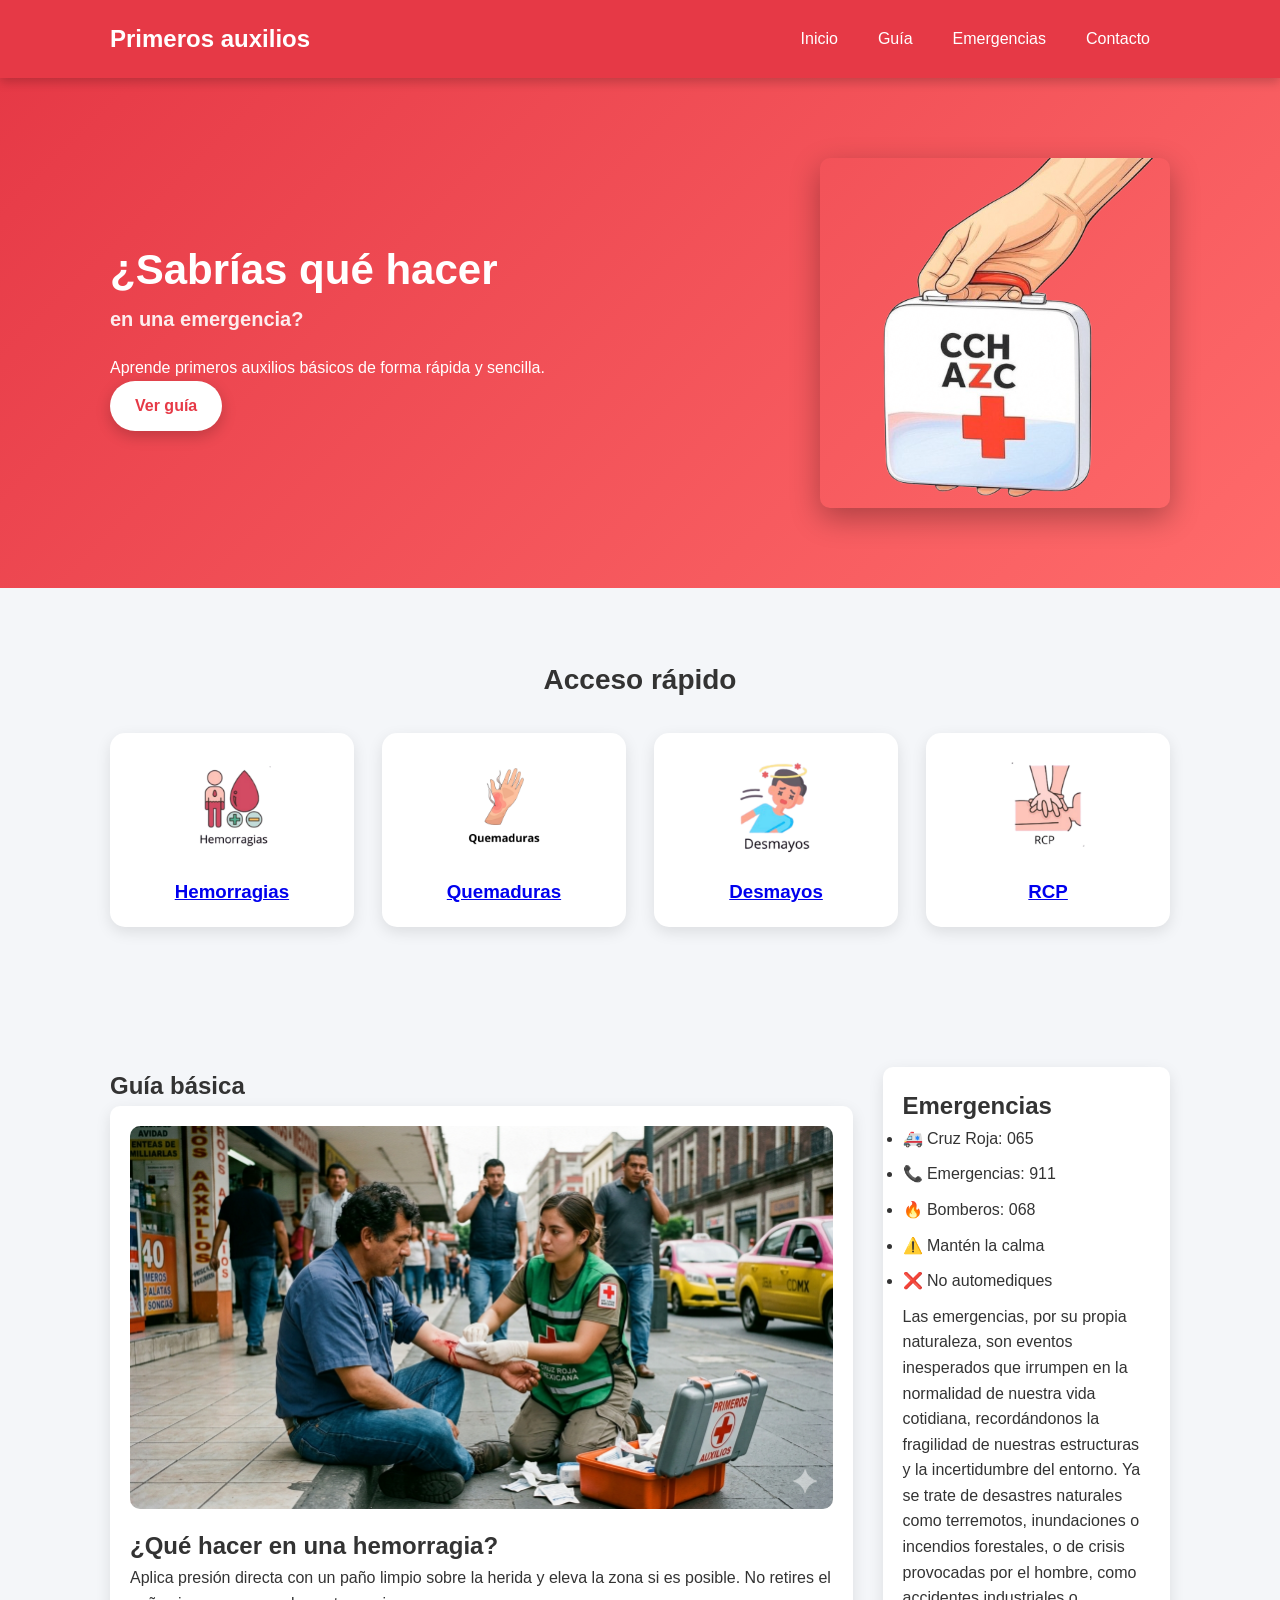
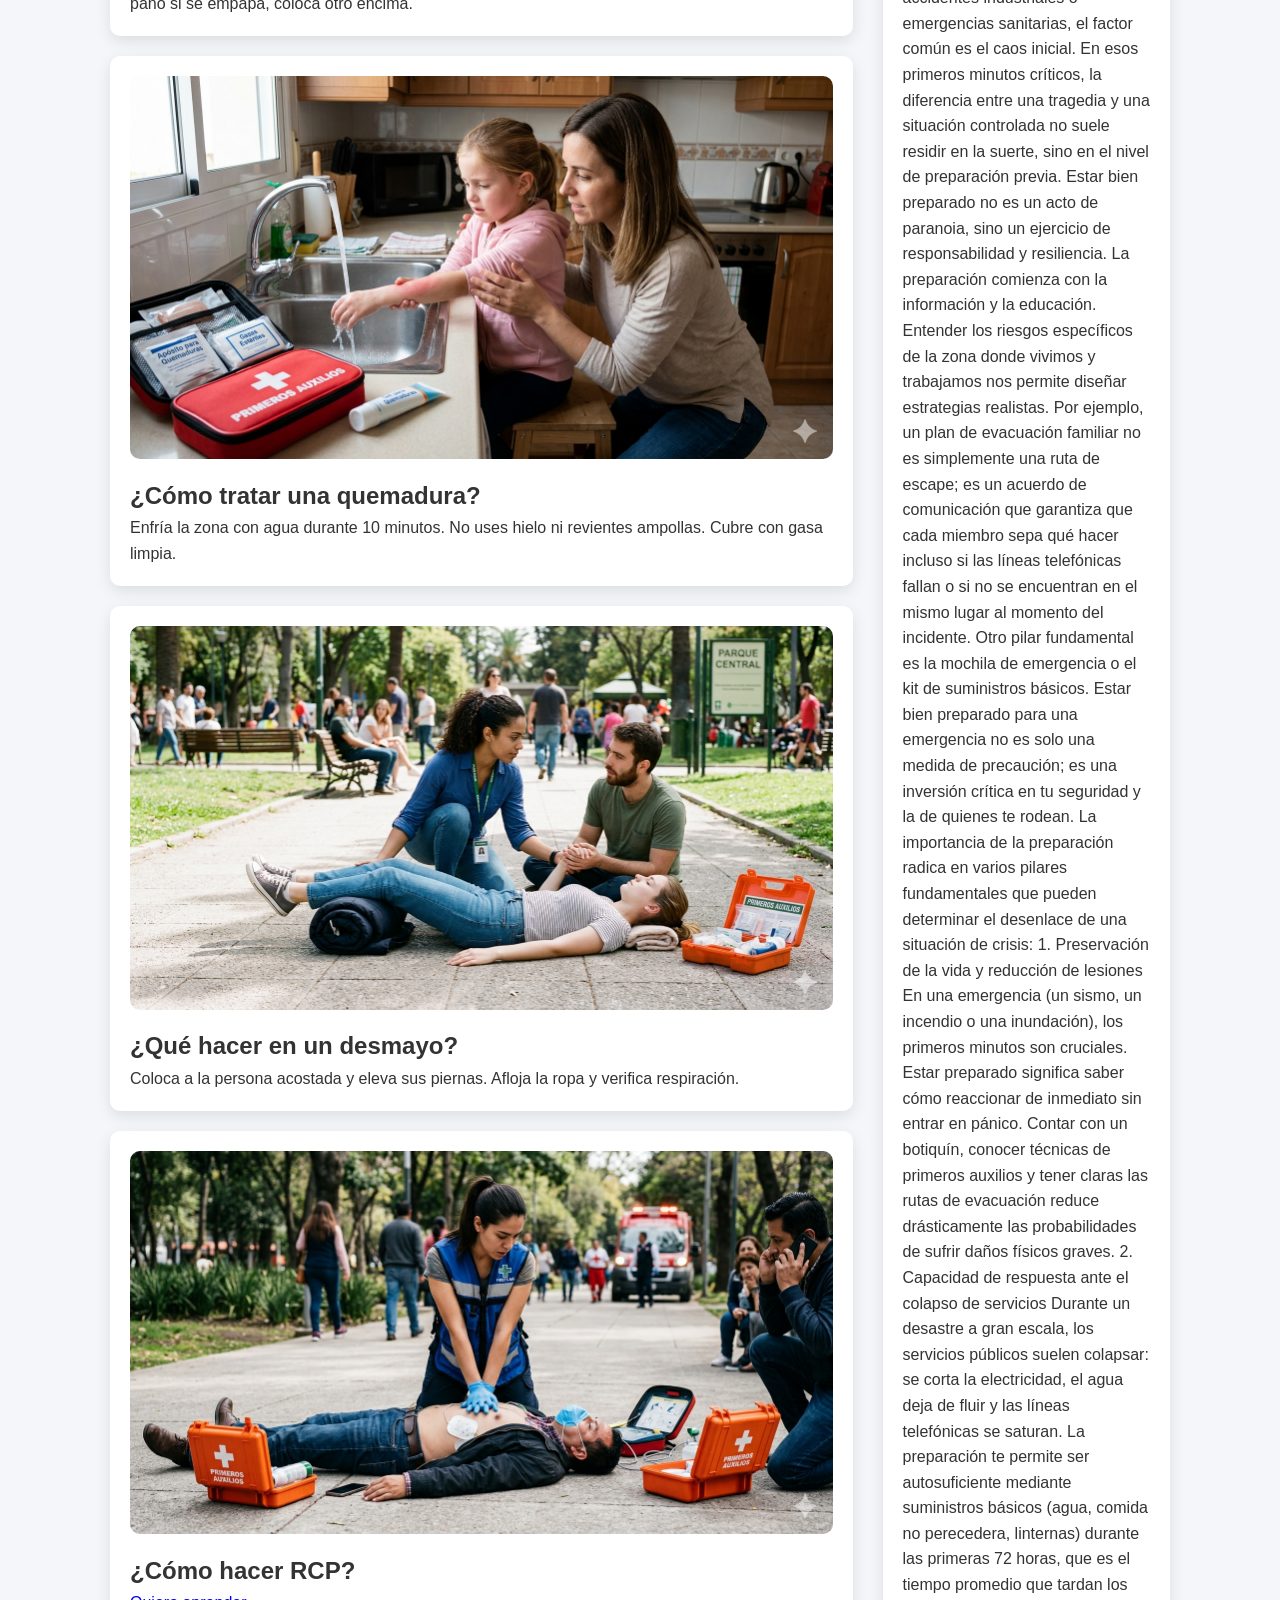
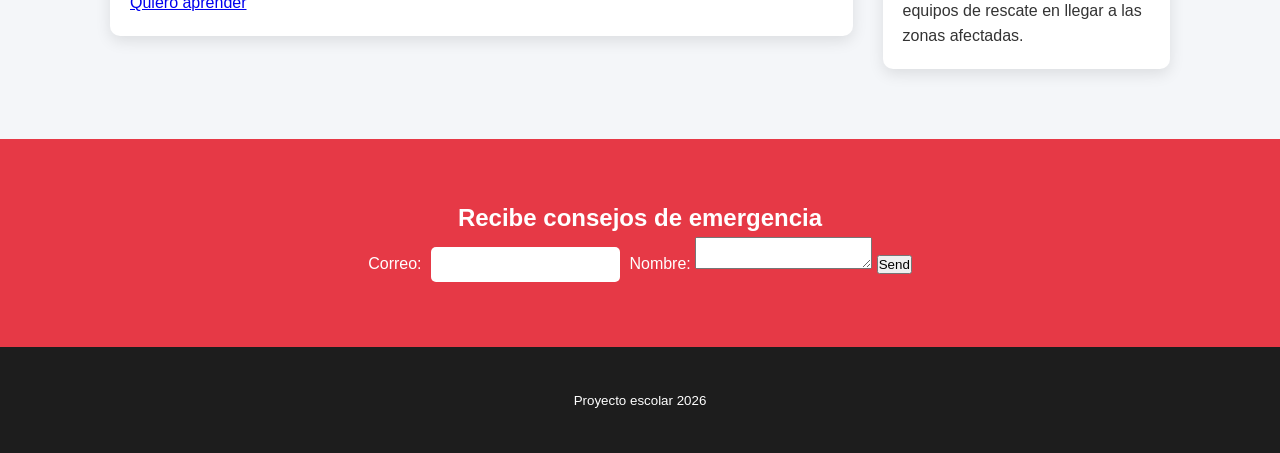
<file: index.html>
<!DOCTYPE html>
<html lang="es">
<head> 
	<meta charset="UTF-8">
	<title>Primeros Auxilios Escolares</title>
    <link rel="stylesheet" href="estilo (final) 2.css">
</head>
<body>

<header class="encabezado">
 	<div class="contenedor">
 		<h2 class="logo">Primeros auxilios</h2>
 		<nav>
 			<ul>
 				<li><a href="#guía">Inicio</a></li>
 				<li><a href="manual_primeros_auxilios.pdf">Guía</a></li>
 				<li><a href="https://www.gob.mx/911/articulos/que-es-una-emergencia-como-saber-cuando-llamar-al-9-1-1-911emergencias?idiom=es">Emergencias</a></li>
 				<li><a href="https://www.instagram.com/ally_villaa?igsh=MWNqN2c4NTAzaW1uYg%3D%3D&utm_source=qr">Contacto</a></li>
 			</ul>
 		</nav>
 	</div>
</header>

<!-- PRESENTACIÓN -->
<div class="presentacion">
 	<div class="contenedor">
 		<div class="introduccion-presentacion">
 			<h1>¿Sabrías qué hacer <br><span>en una emergencia?</span></h1>
 			<p>Aprende primeros auxilios básicos de forma rápida y sencilla.</p>
 			<a href="https://www.unirioja.es/servicios/sprl/pdf/manual_primeros_auxilios.pdf" class="aprender-mas">Ver guía</a>

 		</div>
 		<img src="azc.png" alt="emergencia">
 	</div>
</div> 

<!-- ACCESO RÁPIDO -->
<section class="acceso-rapido" id="guía">
 	<div class="contenedor">
 		<h2>Acceso rápido</h2>
        <ul>
<figure>
  <a href="hemorragia.html">
    <img src="icono1.jpeg">
    <figcaption><h3>Hemorragias</h3></figcaption>
  </a>
</figure>
 			<figure>
 				<a href="quemaduras.html">
                <img src="icono2.jpeg">
 				<figcaption><h3>Quemaduras</h3></figcaption>
                </a>
 			</figure>
 			<figure>
 				<a href="desmayos.html">
                <img src="icono3.jpg">
 				<figcaption><h3>Desmayos</h3></figcaption>
                </a>
 			</figure>
 			<figure>
 				<a href="rcp.html">
                <img src="icono4.jpeg">
 				<figcaption><h3>RCP</h3></figcaption>
                </a>
 			</figure>
        </ul>
 	</div>
</section>  

<!-- CONTENIDO -->
<div class="bloque-contenido">
 	<div class="contenedor">

 		
        <main class="articulos">
            <h2>Guía básica</h2>

            <article>
                <img src="Hemorragia.png">
                <h1>¿Qué hacer en una hemorragia?</h1>
                <p>Aplica presión directa con un paño limpio sobre la herida y eleva la zona si es posible. No retires el paño si se empapa, coloca otro encima.</p>
            </article>

            <article>
                <img src="Quemaduras.png">
                <h1>¿Cómo tratar una quemadura?</h1>
                <p>Enfría la zona con agua durante 10 minutos. No uses hielo ni revientes ampollas. Cubre con gasa limpia.</p>
            </article>

            <article>
                <img src="Desmayos2.png">
                <h1>¿Qué hacer en un desmayo?</h1>
                <p>Coloca a la persona acostada y eleva sus piernas. Afloja la ropa y verifica respiración.</p>
            </article>

            <article>
                <img src="Rcp.png">
                <h1>¿Cómo hacer RCP?</h1>
              <a href="https://www.gob.mx/cms/uploads/attachment/file/732475/ReanimacionCardiopulmonar_compressed.pdf">Quiero aprender</a>
            </article>


        </main>

        <aside class="complementario">
         <h2>Emergencias</h2>
         <ul>
            <li>🚑 Cruz Roja: 065</li>
            <li>📞 Emergencias: 911</li>
            <li>🔥 Bomberos: 068</li>
            <li>⚠️ Mantén la calma</li>
            <li>❌ No automediques</li>
         </ul>
         <p>
             Las emergencias, por su propia naturaleza, son eventos inesperados que irrumpen en la normalidad de nuestra vida cotidiana, recordándonos la fragilidad de nuestras estructuras y la incertidumbre del entorno. Ya se trate de desastres naturales como terremotos, inundaciones o incendios forestales, o de crisis provocadas por el hombre, como accidentes industriales o emergencias sanitarias, el factor común es el caos inicial. En esos primeros minutos críticos, la diferencia entre una tragedia y una situación controlada no suele residir en la suerte, sino en el nivel de preparación previa. 
Estar bien preparado no es un acto de paranoia, sino un ejercicio de responsabilidad y resiliencia. La preparación comienza con la información y la educación. Entender los riesgos específicos de la zona donde vivimos y trabajamos nos permite diseñar estrategias realistas. Por ejemplo, un plan de evacuación familiar no es simplemente una ruta de escape; es un acuerdo de comunicación que garantiza que cada miembro sepa qué hacer incluso si las líneas telefónicas fallan o si no se encuentran en el mismo lugar al momento del incidente. 
Otro pilar fundamental es la mochila de emergencia o el kit de suministros básicos. 
Estar bien preparado para una emergencia no es solo una medida de precaución; es una inversión crítica en tu seguridad y la de quienes te rodean. La importancia de la preparación radica en varios pilares fundamentales que pueden determinar el desenlace de una situación de crisis:
1. Preservación de la vida y reducción de lesiones
En una emergencia (un sismo, un incendio o una inundación), los primeros minutos son cruciales. Estar preparado significa saber cómo reaccionar de inmediato sin entrar en pánico. Contar con un botiquín, conocer técnicas de primeros auxilios y tener claras las rutas de evacuación reduce drásticamente las probabilidades de sufrir daños físicos graves.
2. Capacidad de respuesta ante el colapso de servicios
Durante un desastre a gran escala, los servicios públicos suelen colapsar: se corta la electricidad, el agua deja de fluir y las líneas telefónicas se saturan. La preparación te permite ser autosuficiente mediante suministros básicos (agua, comida no perecedera, linternas) durante las primeras 72 horas, que es el tiempo promedio que tardan los equipos de rescate en llegar a las zonas afectadas.

        </aside>

     </div>
</div> 

<!-- FORMULARIO -->
<section class="suscripcion">
    <div class="contenedor">
        <h2>Recibe consejos de emergencia</h2>
     <form
  action="https://formspree.io/f/xzdwjgpn"
  method="POST"
>
  <label>
    Correo:
    <input type="email" name="email">
  </label>
  <label>
    Nombre:
    <textarea name="message"></textarea>
  </label>
  <!-- your other form fields go here -->
  <button type="submit">Send</button>
</form>
    </div>
</section>

<!-- FOOTER -->
<footer class="piedepagina">
    <div class="contenedor">
        <small>Proyecto escolar 2026</small>
    </div>
</footer>

</body>
</html>
</file>
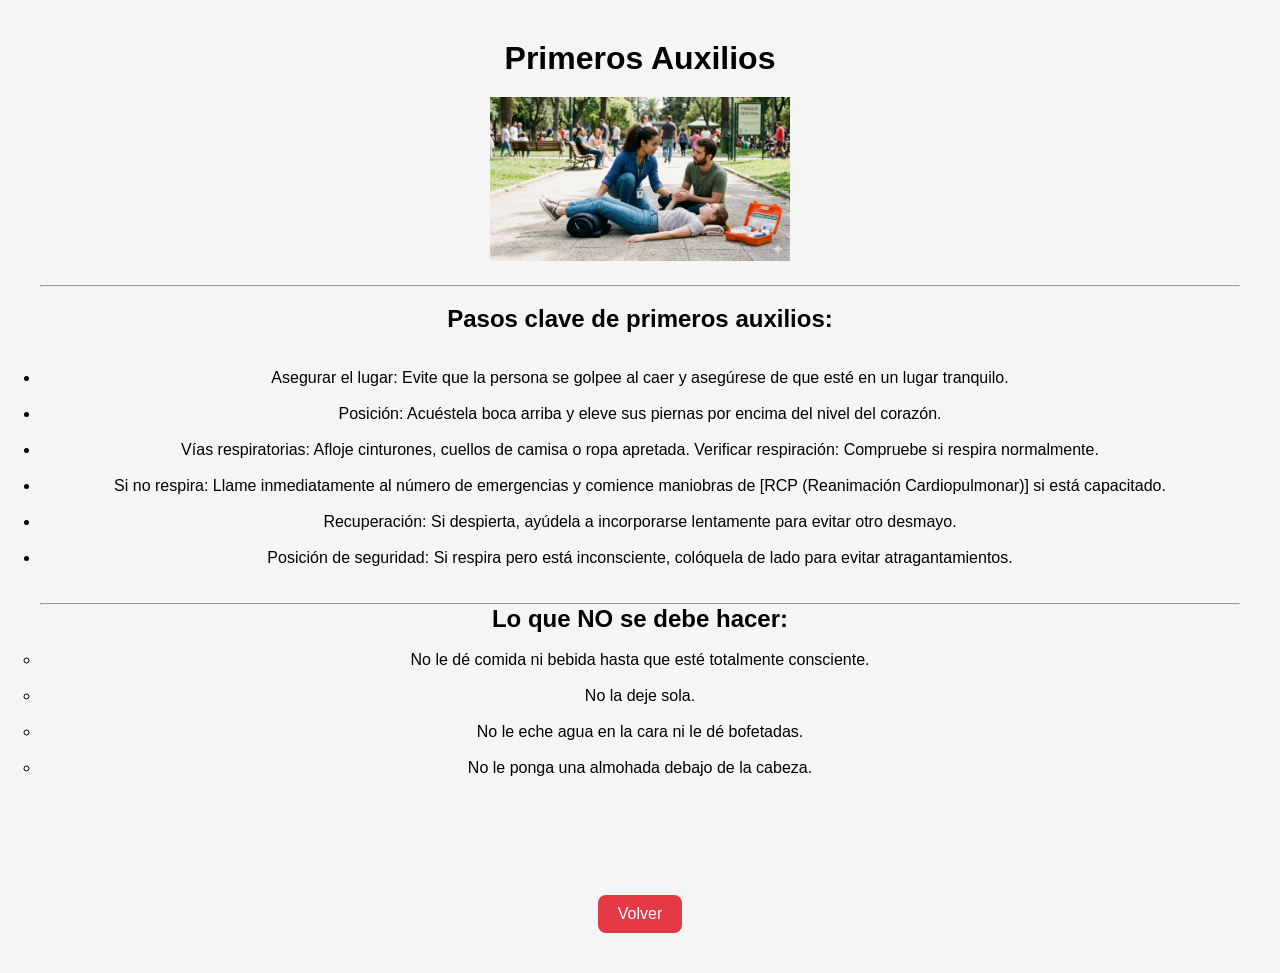
<file: desmayos.html>
<!DOCTYPE html>
<html lang="es">
<head>
<meta charset="UTF-8">
<title>Desmayos</title>
<link rel="stylesheet" href="estilo.css">
</head>
<body>

<div class="pagina">
<h1>Primeros Auxilios</h1>

<img src="Desmayos2.png" alt="imagen de desmayo">

<hr>
<br>
<h2>Pasos clave de primeros auxilios:</h2>
<br>
<br>
<ul>
	<li>Asegurar el lugar: Evite que la persona se golpee al caer y asegúrese de que esté en un lugar tranquilo.</li>
	<br>
<li>Posición: Acuéstela boca arriba y eleve sus piernas por encima del nivel del corazón.</li>
<br>
<li>Vías respiratorias: Afloje cinturones, cuellos de camisa o ropa apretada.
Verificar respiración: Compruebe si respira normalmente.</li>
<br>
<li>Si no respira: Llame inmediatamente al número de emergencias y comience maniobras de [RCP (Reanimación Cardiopulmonar)] si está capacitado.</li>
<br>
<li>Recuperación: Si despierta, ayúdela a incorporarse lentamente para evitar otro desmayo.</li>
<br>
<li>Posición de seguridad: Si respira pero está inconsciente, colóquela de lado para evitar atragantamientos. 
</li>
</ol>
<br>
<br>
<hr>
<h2>Lo que NO se debe hacer:</h2>
<br>
<ul>
<li>No le dé comida ni bebida hasta que esté totalmente consciente.</li>
<br>
<li>No la deje sola.</li>
<br>
<li>No le eche agua en la cara ni le dé bofetadas.</li>
<br>
<li>No le ponga una almohada debajo de la cabeza.</li>
</ul>
<br>
<br>

<br>
<br>
<br>
<br>




<a href="Primeros_auxilios.html" class="boton">Volver</a>

</div>

</body>
</html>
</file>
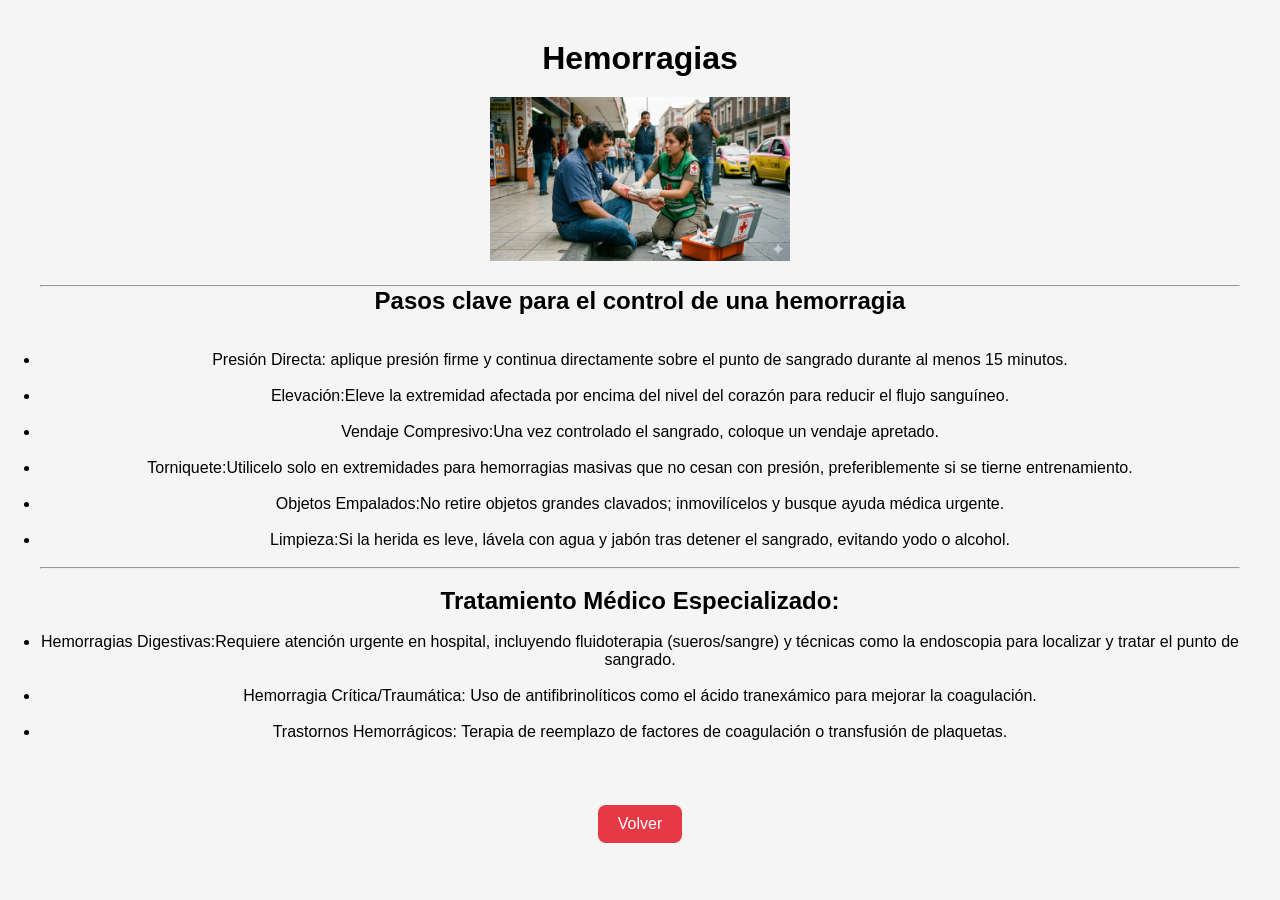
<file: hemorragia.html>
<!DOCTYPE html>
<html lang="es">
<head>
<meta charset="UTF-8">
<title>RCP</title>
<link rel="stylesheet" href="estilo.css">
</head>
<body>

<div class="pagina">
<h1>Hemorragias</h1>

<img src="Hemorragia.png" alt="imagen de rcp">
<hr>
<h2>Pasos clave para el control de una hemorragia</h2>
<br>

<br>
<ul>
<li>Presión Directa: aplique presión firme y continua directamente sobre el punto de sangrado durante al menos 15 minutos.</li>
<br>
<li>Elevación:Eleve la extremidad afectada por encima del nivel del corazón para reducir el flujo sanguíneo.</li>
<br>
<li>Vendaje Compresivo:Una vez controlado el sangrado, coloque un vendaje apretado.</li>
<br>
<li>Torniquete:Utilicelo solo en extremidades para hemorragias masivas que no cesan con presión, preferiblemente si se tierne entrenamiento.</li>
<br>
<li>Objetos Empalados:No retire objetos grandes clavados; inmovilícelos y busque ayuda médica urgente.</li>
<br>
<li>Limpieza:Si la herida es leve, lávela con agua y jabón tras detener el sangrado, evitando yodo o alcohol.</li>
</ul>
<br>
<hr>
<br>
<h2>Tratamiento Médico Especializado:</h2>
<br>
<ul>
<li>Hemorragias Digestivas:Requiere atención urgente en hospital, incluyendo fluidoterapia (sueros/sangre) y técnicas como la endoscopia para localizar y tratar el punto de sangrado.</li>
<br>
<li>Hemorragia Crítica/Traumática: Uso de antifibrinolíticos como el ácido tranexámico para mejorar la coagulación.</li>
<br>
<li>Trastornos Hemorrágicos: Terapia de reemplazo de factores de coagulación o transfusión de plaquetas.</li>
<br>
<br>
<br>

<a href="Primeros_auxilios.html" class="boton">Volver</a>

</div>

</body>
</html>
</file>
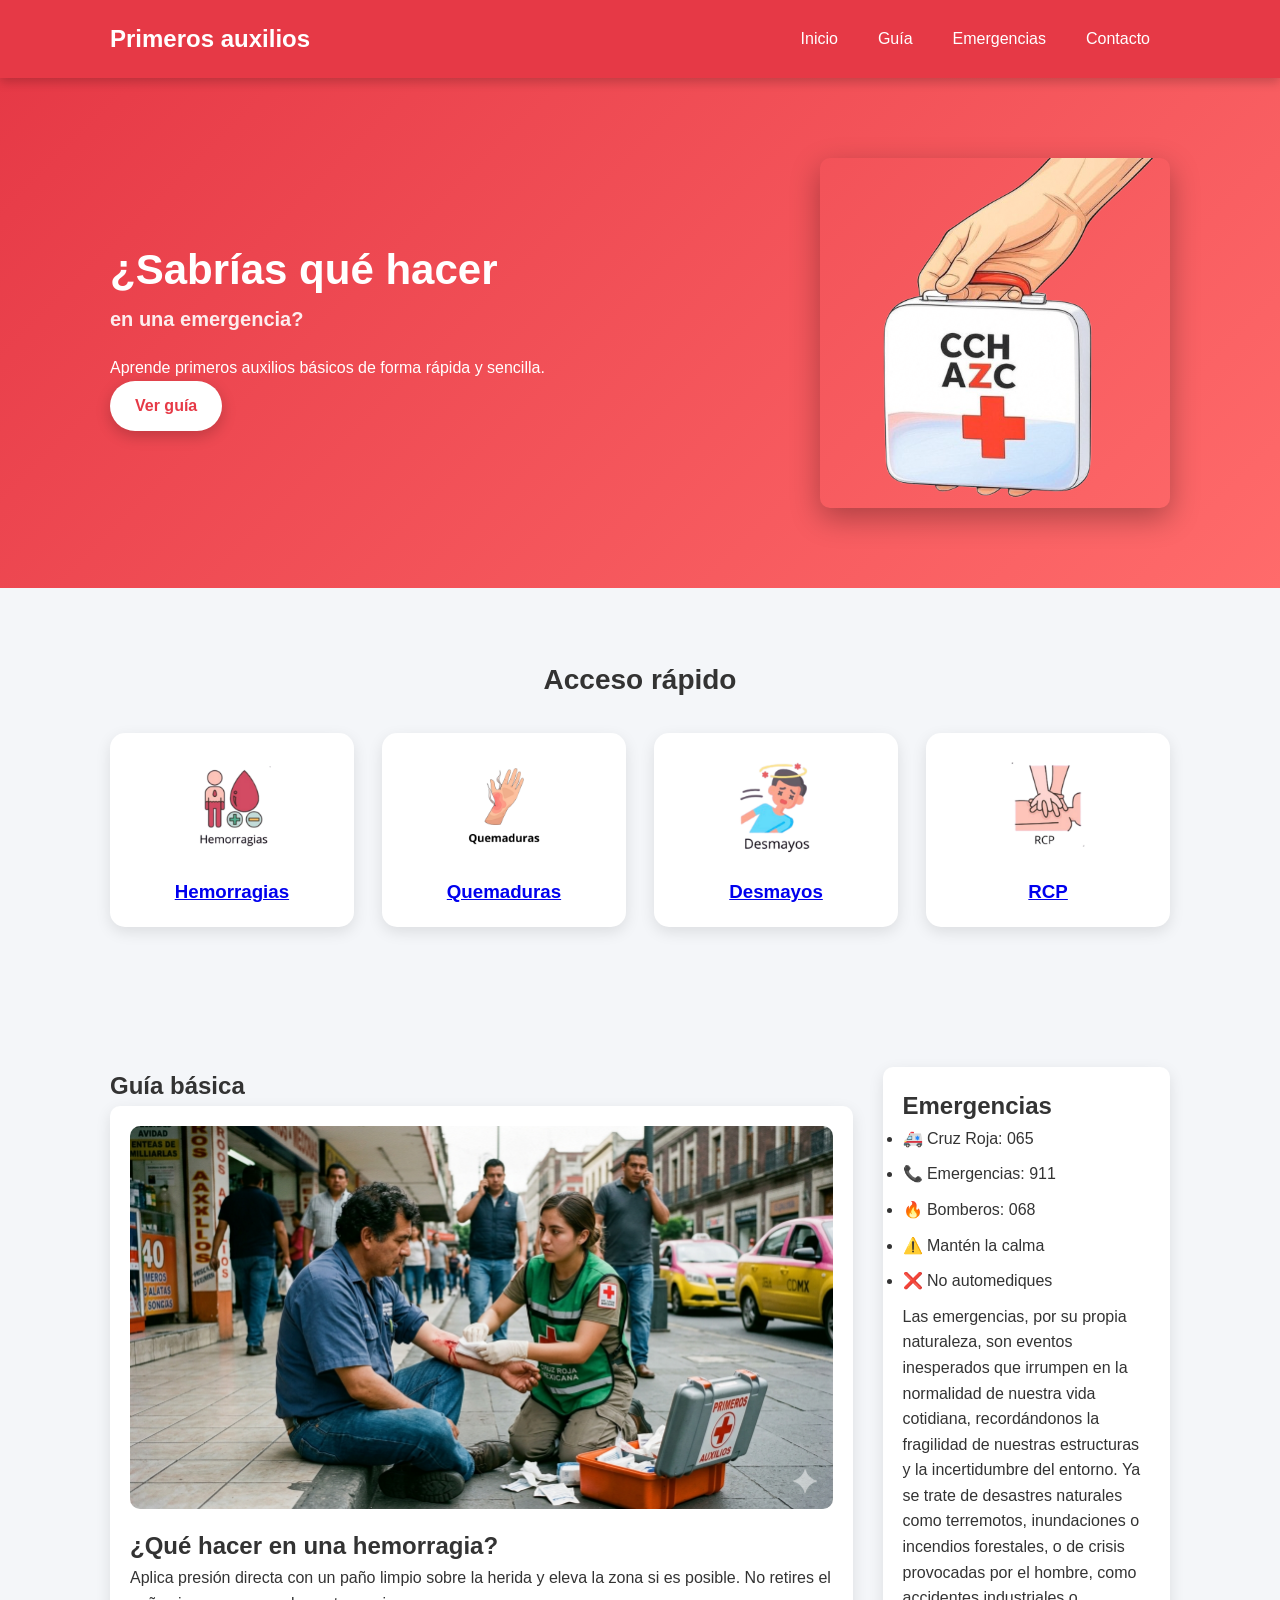
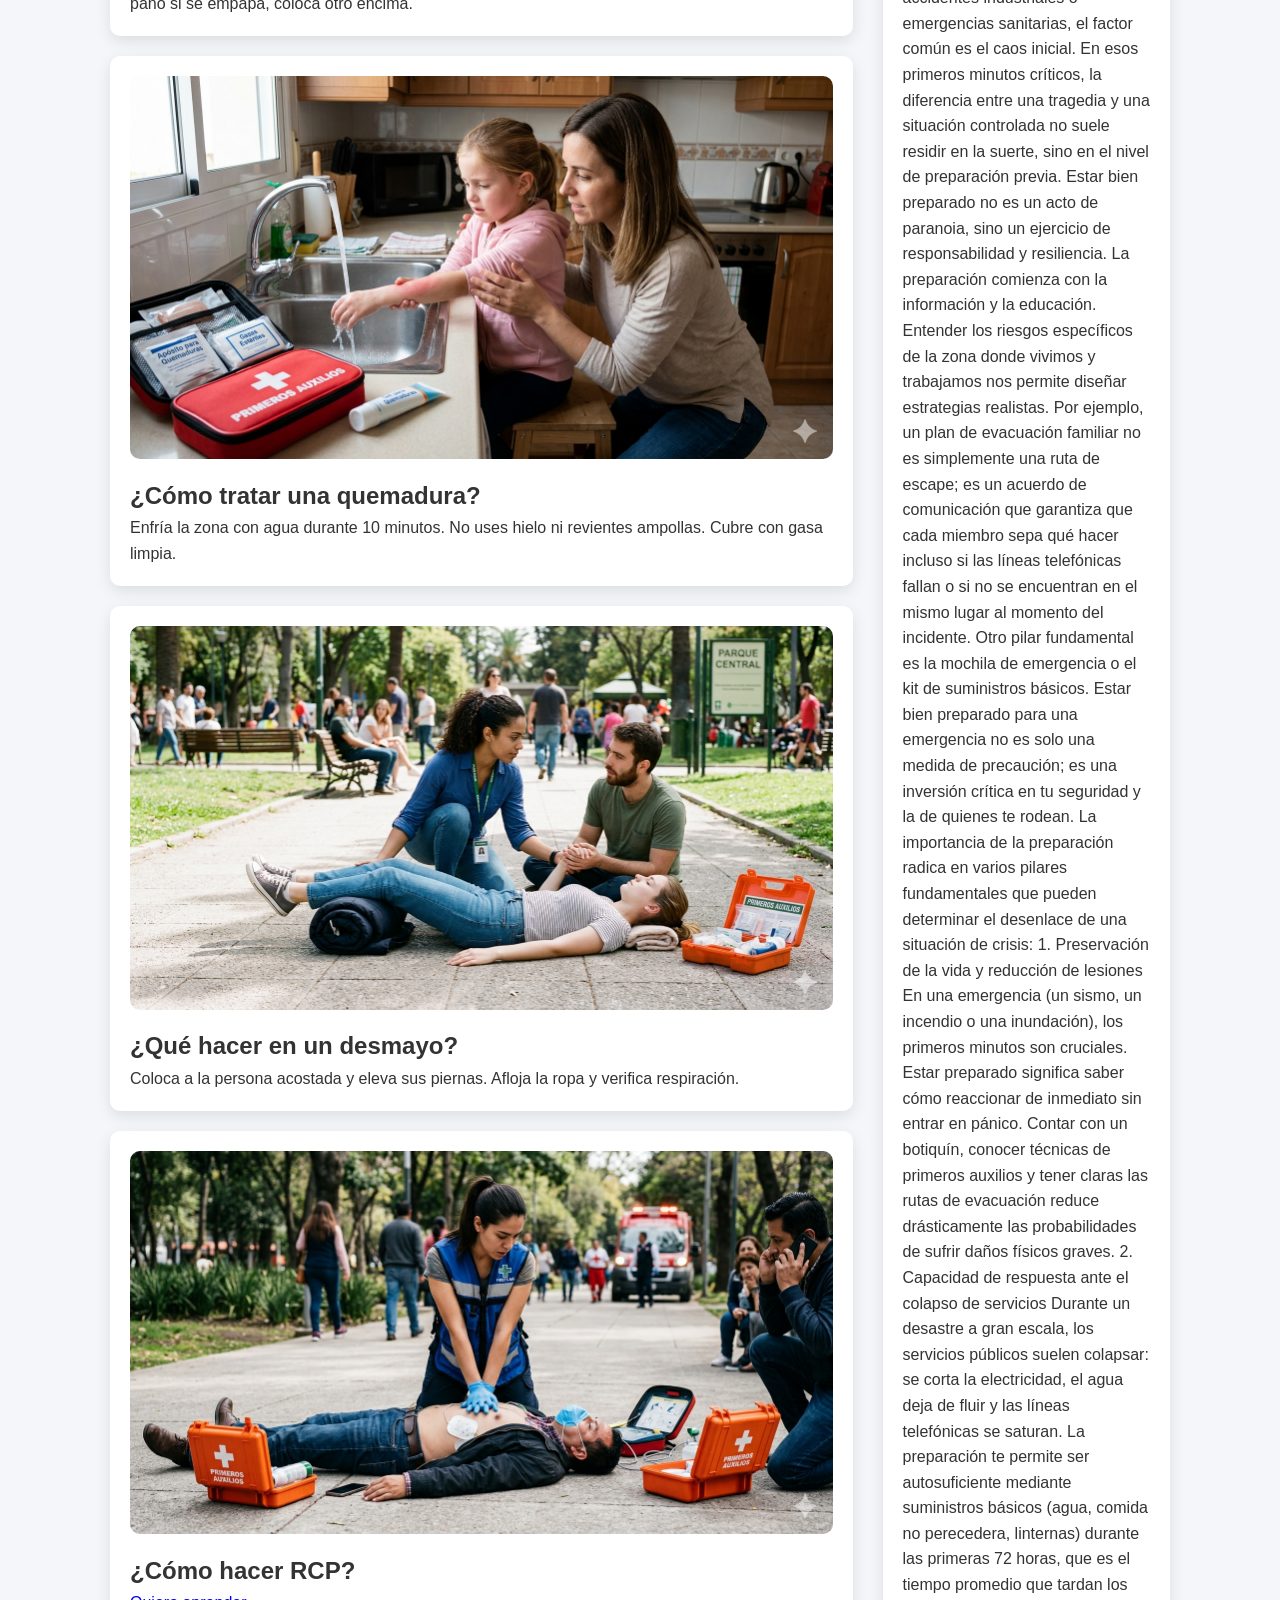
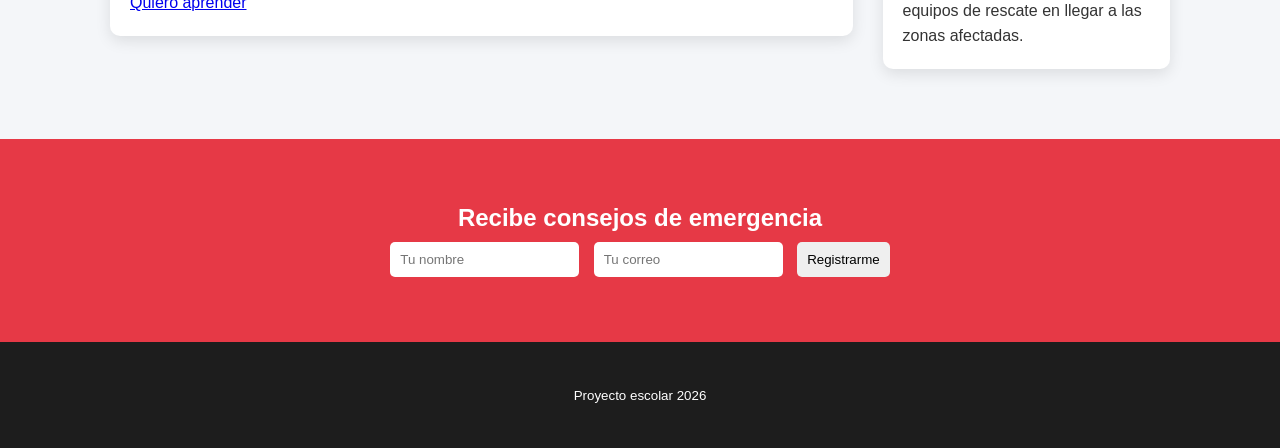
<file: Primeros_auxilios.html>
<!DOCTYPE html>
<html lang="es">
<head> 
	<meta charset="UTF-8">
	<title>Primeros Auxilios Escolares</title>
    <link rel="stylesheet" href="estilo (final) 2.css">
</head>
<body>

<header class="encabezado">
 	<div class="contenedor">
 		<h2 class="logo">Primeros auxilios</h2>
 		<nav>
 			<ul>
 				<li><a href="#guía">Inicio</a></li>
 				<li><a href="manual_primeros_auxilios.pdf">Guía</a></li>
 				<li><a href="https://www.gob.mx/911/articulos/que-es-una-emergencia-como-saber-cuando-llamar-al-9-1-1-911emergencias?idiom=es">Emergencias</a></li>
 				<li><a href="https://www.instagram.com/ally_villaa?igsh=MWNqN2c4NTAzaW1uYg%3D%3D&utm_source=qr">Contacto</a></li>
 			</ul>
 		</nav>
 	</div>
</header>

<!-- PRESENTACIÓN -->
<div class="presentacion">
 	<div class="contenedor">
 		<div class="introduccion-presentacion">
 			<h1>¿Sabrías qué hacer <br><span>en una emergencia?</span></h1>
 			<p>Aprende primeros auxilios básicos de forma rápida y sencilla.</p>
 			<a href="https://www.unirioja.es/servicios/sprl/pdf/manual_primeros_auxilios.pdf" class="aprender-mas">Ver guía</a>

 		</div>
 		<img src="azc.png" alt="emergencia">
 	</div>
</div> 

<!-- ACCESO RÁPIDO -->
<section class="acceso-rapido" id="guía">
 	<div class="contenedor">
 		<h2>Acceso rápido</h2>
        <ul>
<figure>
  <a href="hemorragia.html">
    <img src="icono1.jpeg">
    <figcaption><h3>Hemorragias</h3></figcaption>
  </a>
</figure>
 			<figure>
 				<a href="quemaduras.html">
                <img src="icono2.jpeg">
 				<figcaption><h3>Quemaduras</h3></figcaption>
                </a>
 			</figure>
 			<figure>
 				<a href="desmayos.html">
                <img src="icono3.jpg">
 				<figcaption><h3>Desmayos</h3></figcaption>
                </a>
 			</figure>
 			<figure>
 				<a href="rcp.html">
                <img src="icono4.jpeg">
 				<figcaption><h3>RCP</h3></figcaption>
                </a>
 			</figure>
        </ul>
 	</div>
</section>  

<!-- CONTENIDO -->
<div class="bloque-contenido">
 	<div class="contenedor">

 		
        <main class="articulos">
            <h2>Guía básica</h2>

            <article>
                <img src="Hemorragia.png">
                <h1>¿Qué hacer en una hemorragia?</h1>
                <p>Aplica presión directa con un paño limpio sobre la herida y eleva la zona si es posible. No retires el paño si se empapa, coloca otro encima.</p>
            </article>

            <article>
                <img src="Quemaduras.png">
                <h1>¿Cómo tratar una quemadura?</h1>
                <p>Enfría la zona con agua durante 10 minutos. No uses hielo ni revientes ampollas. Cubre con gasa limpia.</p>
            </article>

            <article>
                <img src="Desmayos2.png">
                <h1>¿Qué hacer en un desmayo?</h1>
                <p>Coloca a la persona acostada y eleva sus piernas. Afloja la ropa y verifica respiración.</p>
            </article>

            <article>
                <img src="Rcp.png">
                <h1>¿Cómo hacer RCP?</h1>
              <a href="https://www.gob.mx/cms/uploads/attachment/file/732475/ReanimacionCardiopulmonar_compressed.pdf">Quiero aprender</a>
            </article>


        </main>

        <aside class="complementario">
         <h2>Emergencias</h2>
         <ul>
            <li>🚑 Cruz Roja: 065</li>
            <li>📞 Emergencias: 911</li>
            <li>🔥 Bomberos: 068</li>
            <li>⚠️ Mantén la calma</li>
            <li>❌ No automediques</li>
         </ul>
         <p>
             Las emergencias, por su propia naturaleza, son eventos inesperados que irrumpen en la normalidad de nuestra vida cotidiana, recordándonos la fragilidad de nuestras estructuras y la incertidumbre del entorno. Ya se trate de desastres naturales como terremotos, inundaciones o incendios forestales, o de crisis provocadas por el hombre, como accidentes industriales o emergencias sanitarias, el factor común es el caos inicial. En esos primeros minutos críticos, la diferencia entre una tragedia y una situación controlada no suele residir en la suerte, sino en el nivel de preparación previa. 
Estar bien preparado no es un acto de paranoia, sino un ejercicio de responsabilidad y resiliencia. La preparación comienza con la información y la educación. Entender los riesgos específicos de la zona donde vivimos y trabajamos nos permite diseñar estrategias realistas. Por ejemplo, un plan de evacuación familiar no es simplemente una ruta de escape; es un acuerdo de comunicación que garantiza que cada miembro sepa qué hacer incluso si las líneas telefónicas fallan o si no se encuentran en el mismo lugar al momento del incidente. 
Otro pilar fundamental es la mochila de emergencia o el kit de suministros básicos. 
Estar bien preparado para una emergencia no es solo una medida de precaución; es una inversión crítica en tu seguridad y la de quienes te rodean. La importancia de la preparación radica en varios pilares fundamentales que pueden determinar el desenlace de una situación de crisis:
1. Preservación de la vida y reducción de lesiones
En una emergencia (un sismo, un incendio o una inundación), los primeros minutos son cruciales. Estar preparado significa saber cómo reaccionar de inmediato sin entrar en pánico. Contar con un botiquín, conocer técnicas de primeros auxilios y tener claras las rutas de evacuación reduce drásticamente las probabilidades de sufrir daños físicos graves.
2. Capacidad de respuesta ante el colapso de servicios
Durante un desastre a gran escala, los servicios públicos suelen colapsar: se corta la electricidad, el agua deja de fluir y las líneas telefónicas se saturan. La preparación te permite ser autosuficiente mediante suministros básicos (agua, comida no perecedera, linternas) durante las primeras 72 horas, que es el tiempo promedio que tardan los equipos de rescate en llegar a las zonas afectadas.

        </aside>

     </div>
</div> 

<!-- FORMULARIO -->
<section class="suscripcion">
    <div class="contenedor">
        <h2>Recibe consejos de emergencia</h2>
        <form>
            <input type="text" placeholder="Tu nombre" required>
            <input type="email" placeholder="Tu correo" required>
            <input type="submit" value="Registrarme">
        </form>
    </div>
</section>

<!-- FOOTER -->
<footer class="piedepagina">
    <div class="contenedor">
        <small>Proyecto escolar 2026</small>
    </div>
</footer>

</body>
</html>
</file>
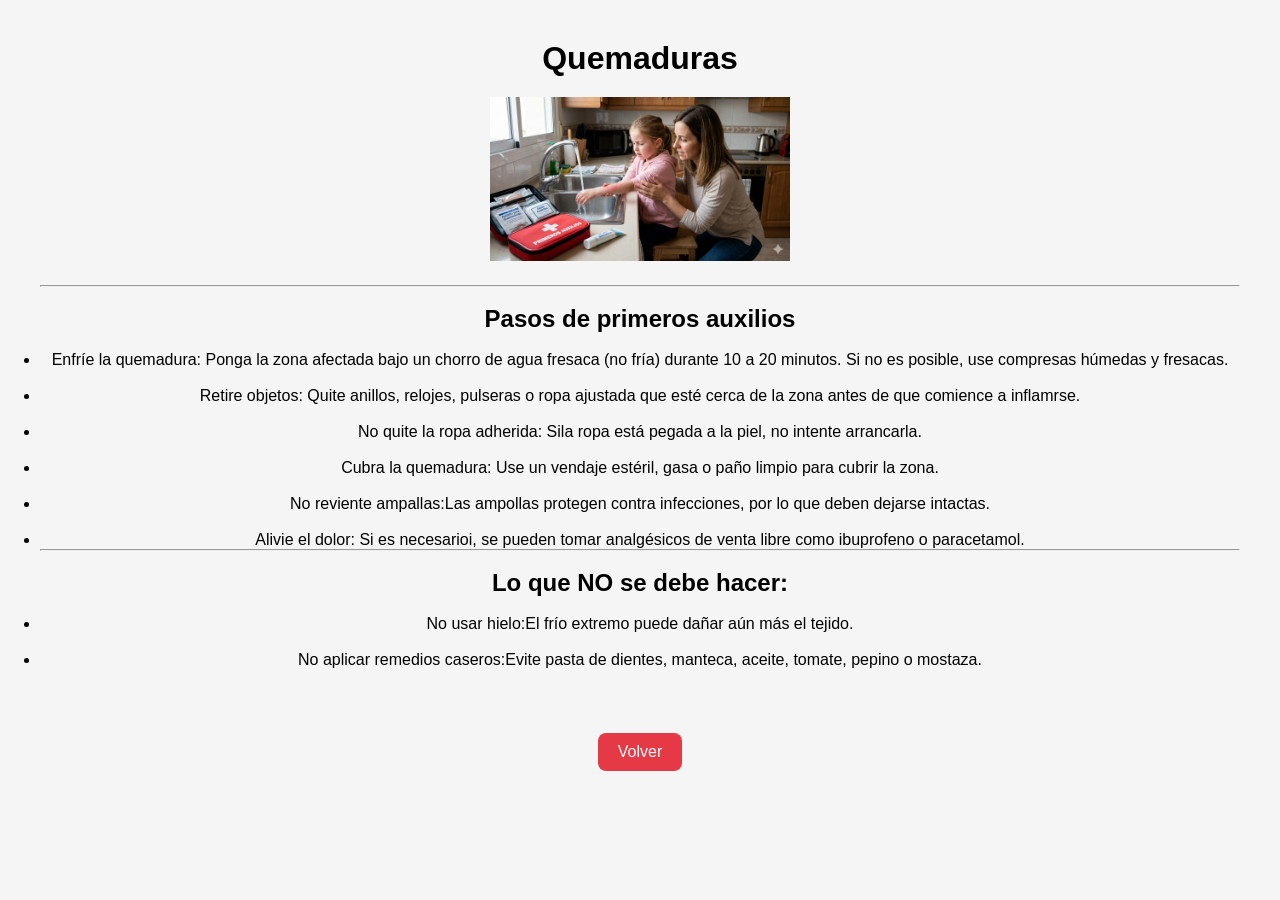
<file: quemaduras.html>
<!DOCTYPE html>
<html lang="es">
<head>
<meta charset="UTF-8">
<title>Quemaduras</title>
<link rel="stylesheet" href="estilo.css">
</head>
<body>

<div class="pagina">
<h1>Quemaduras</h1>

<img src="Quemaduras.png" alt="imagen de quemadura">
<br>
<hr>
<br>
<h2>Pasos de primeros auxilios</h2>
<br>
<ul>
<li>Enfríe la quemadura: Ponga la zona afectada bajo un chorro de agua fresaca (no fría) durante 10 a 20 minutos. Si no es posible, use compresas húmedas y fresacas.</li>
<br>
<li>Retire objetos: Quite anillos, relojes, pulseras o ropa ajustada que esté cerca de la zona antes de que comience a inflamrse.</li>
<br>
<li>No quite la ropa adherida: Sila ropa está pegada a la piel, no intente arrancarla.</li>
<br>
<li>Cubra la quemadura: Use un vendaje estéril, gasa o paño limpio para cubrir la zona.</li>
<br>
<li> No reviente ampallas:Las ampollas protegen contra infecciones, por lo que deben dejarse intactas.</li>
<br>
<li>Alivie el dolor: Si es necesarioi, se pueden tomar analgésicos de venta libre como ibuprofeno o paracetamol.</li>
</ul>
<hr>
<br>
<h2>Lo que NO se debe hacer:</h2>
 <br>
 <ul>
 <li>No usar hielo:El frío extremo puede dañar aún más el tejido.</li>
 <br>
 <li>No aplicar remedios caseros:Evite pasta de dientes, manteca, aceite, tomate, pepino o mostaza.</li>
 </ul>
 <br>
 <br>
 <br>
<a href="Primeros_auxilios.html" class="boton">Volver</a>

</div>

</body>
</html>
</file>
<file: estilo (final) 2.css>
*{
	box-sizing:border-box;
	margin:0;
	padding:0;
	font-family: Arial, Helvetica, sans-serif;
}

body{
	background:#f4f6f9;
	color:#333;
	line-height:1.6;
}

/* CONTENEDOR */
.contenedor{
	max-width:1100px;
	margin:auto;
	padding:20px;
}

/* HEADER */
.encabezado{
	background:#e63946;
	box-shadow:0 4px 10px rgba(0,0,0,0.2);
	position:sticky;
	top:0;
	z-index:1000;
}

.encabezado .contenedor{
	display:flex;
	justify-content:space-between;
	align-items:center;
}

.logo{
	color:white;
	font-size:24px;
	font-weight:bold;
	grid-auto-flow; 
}

.encabezado nav ul{
	list-style:none;
	display:flex;
}

.encabezado nav ul li a{
	color:white;
	text-decoration:none;
	padding:15px 20px;
	transition:0.3s;
}

.encabezado nav ul li a:hover{
	background:rgba(255,255,255,0.2);
	border-radius:5px;
}

/* HERO / PRESENTACIÓN */
.presentacion{
	background:linear-gradient(135deg, #e63946, #ff6b6b);
	color:white;
	padding:60px 0;
}

.presentacion .contenedor{
	display:flex;
	align-items:center;
	justify-content:space-between;
	gap:40px;
}

.introduccion-presentacion h1{
	font-size:42px;
	margin-bottom:20px;
}

.introduccion-presentacion span{
	font-size:20px;
	display:block;
	opacity:0.9;
}

.presentacion img{
	width:350px;
	border-radius:10px;
	box-shadow:0 10px 30px rgba(0,0,0,0.3);
}

/* BOTÓN */
.aprender-mas{
	display:inline-block;
	background:white;
	color:#e63946;
	padding:12px 25px;
	border-radius:30px;
	text-decoration:none;
	font-weight:bold;
	transition:0.3s;
	box-shadow:0 5px 15px rgba(0,0,0,0.2);
}

.aprender-mas:hover{
	transform:translateY(-3px);
	box-shadow:0 10px 25px rgba(0,0,0,0.3);
}

/* ACCESO RÁPIDO */
.acceso-rapido{
	padding:50px 0;
	text-align:center;
}

.acceso-rapido h2{
	margin-bottom:30px;
	font-size:28px;
}

.acceso-rapido ul{
	display:flex;
	justify-content:space-between;
	flex-wrap:wrap;
	gap:20px;
}

.acceso-rapido figure{
	background:white;
	padding:20px;
	border-radius:15px;
	width:23%;
	box-shadow:0 5px 15px rgba(0,0,0,0.1);
	transition:0.3s;
}

.acceso-rapido figure:hover{
	transform:translateY(-5px);
	box-shadow:0 10px 25px rgba(0,0,0,0.2);
}

.acceso-rapido img{
	width:80px;
	margin-bottom:10px;
}

/* CONTENIDO */
.bloque-contenido{
	padding:50px 0;
}

.bloque-contenido .contenedor{
	display:flex;
	gap:30px;
}

.articulos{
	flex:3;
}

.articulos article{
	background:white;
	padding:20px;
	margin-bottom:20px;
	border-radius:10px;
	box-shadow:0 5px 15px rgba(0,0,0,0.1);
	transition:0.3s;
}

.articulos article:hover{
	transform:scale(1.02);
}

.articulos img{
	width:100%;
	border-radius:10px;
	margin-bottom:10px;
}

/* ASIDE */
.complementario{
	flex:1;
	background:white;
	padding:20px;
	border-radius:10px;
	box-shadow:0 5px 15px rgba(0,0,0,0.1);
}

.complementario li{
	margin-bottom:10px;
}

/* FORMULARIO */
.suscripcion{
	background:#e63946;
	color:white;
	text-align:center;
	padding:40px 0;
}

.suscripcion input{
	padding:10px;
	margin:5px;
	border:none;
	border-radius:5px;
}

/* FOOTER */
.piedepagina{
	background:#1d1d1d;
	color:white;
	text-align:center;
	padding:20px;
}

/* REDES FLOTANTES */
.social{
	position:fixed;
	right:15px;
	top:50%;
	display:flex;
	flex-direction:column;
	gap:10px;
}

.social img{
	width:40px;
	transition:0.3s;
}

.social img:hover{
	transform:scale(1.2);
}
</file>
<file: estilo.css>
*{
margin:0;
padding:0;
box-sizing:border-box;
font-family:Arial;
}

body{
background:#f5f5f5;
}

/* HEADER */
.encabezado{
background:#e63946;
color:white;
padding:15px;
}

.encabezado ul{
display:flex;
gap:20px;
list-style:none;
}

/* HERO */
.hero{
padding:40px;
background:white;
}

.hero .contenedor{
display:flex;
justify-content:space-between;
align-items:center;
}

.hero img{
width:300px;
}

/* BOTÓN */
.boton{
background:#e63946;
color:white;
padding:10px 20px;
text-decoration:none;
border-radius:8px;
display:inline-block;
margin-top:10px;
}

/* CARDS */
.grid{
display:flex;
justify-content:space-around;
padding:20px;
}

.card{
background:white;
padding:20px;
text-align:center;
border-radius:10px;
text-decoration:none;
color:black;
}

.card img{
width:80px;
}

/* PAGINAS INTERNAS */
.pagina{
padding:40px;
text-align:center;
}

.pagina img{
width:300px;
margin:20px;
}

/* TIPS */
.tips{
padding:30px;
background:white;
text-align:center;
}

/* FOOTER */
footer{
background:#333;
color:white;
text-align:center;
padding:15px;
}

/* REDES */
.redes{
position:fixed;
right:10px;
top:50%;
display:flex;
flex-direction:column;
gap:10px;
}

.redes img{
width:40px;
}
</file>
